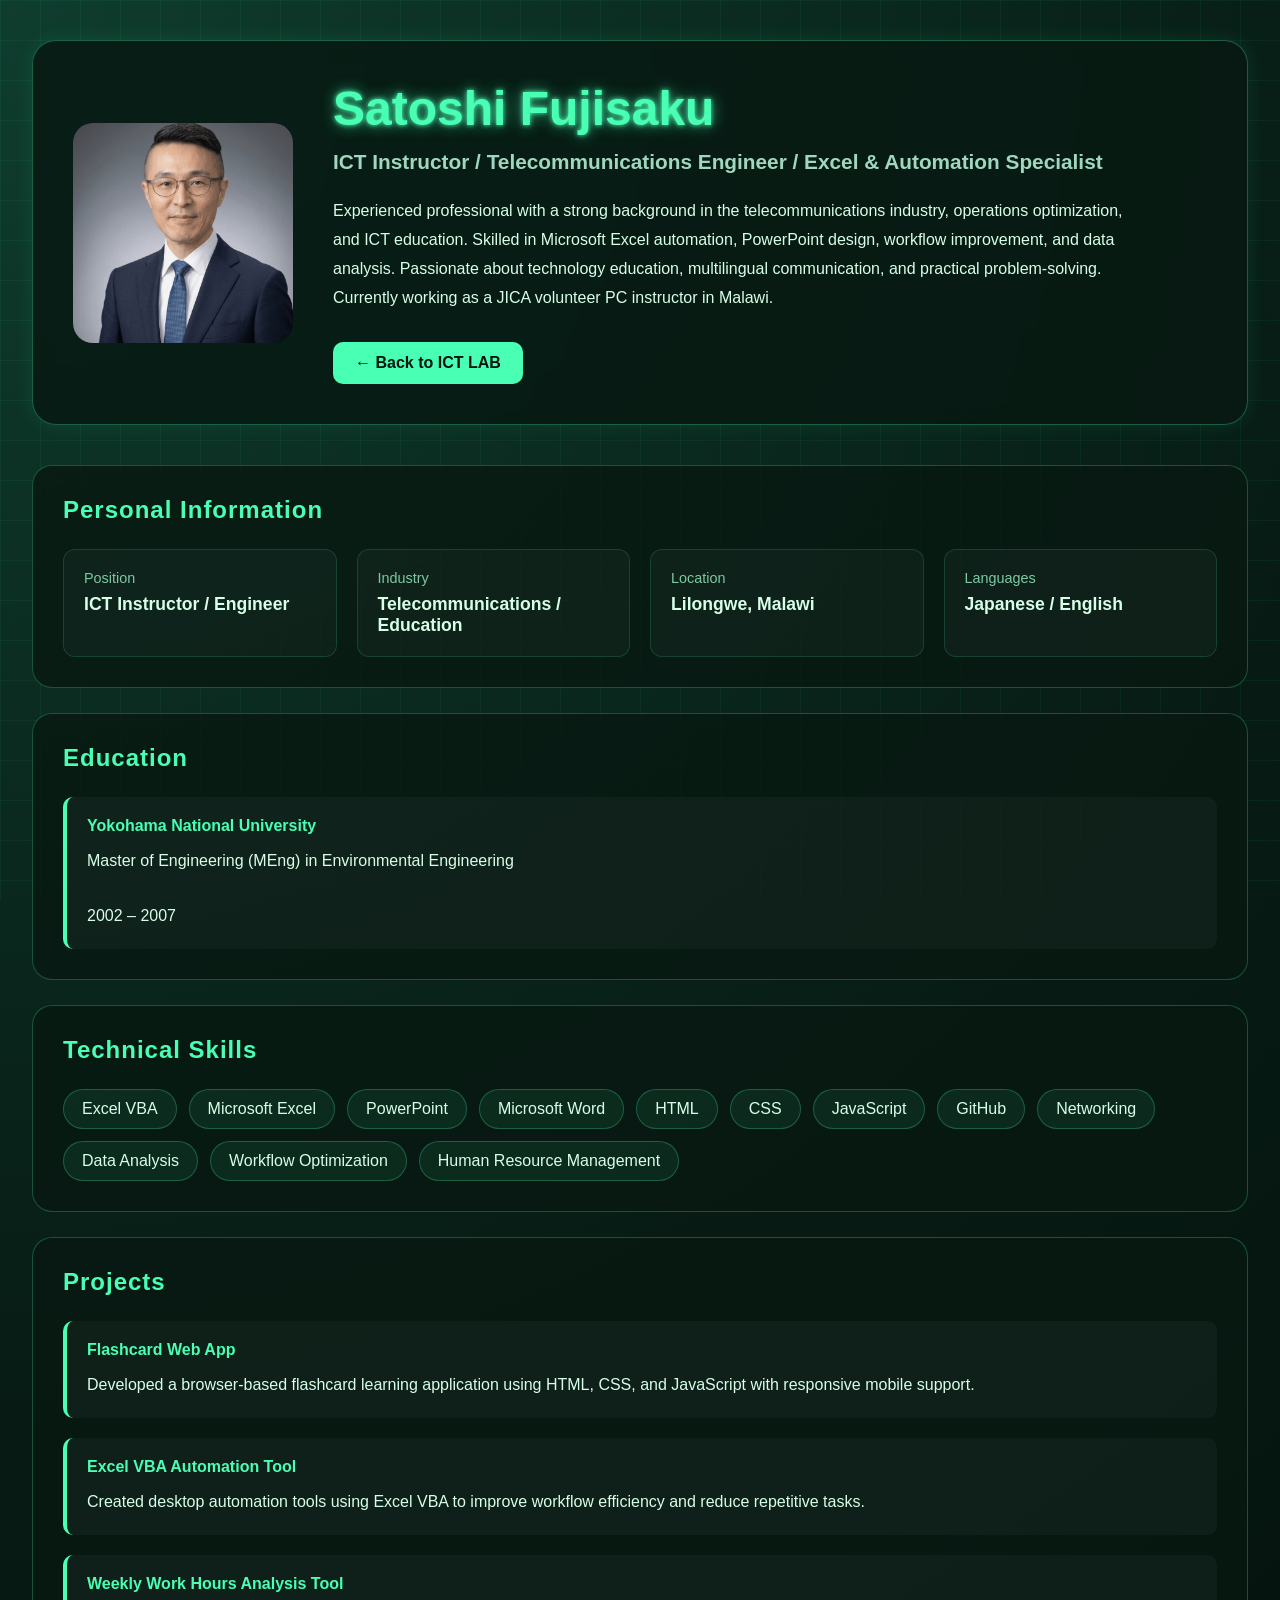
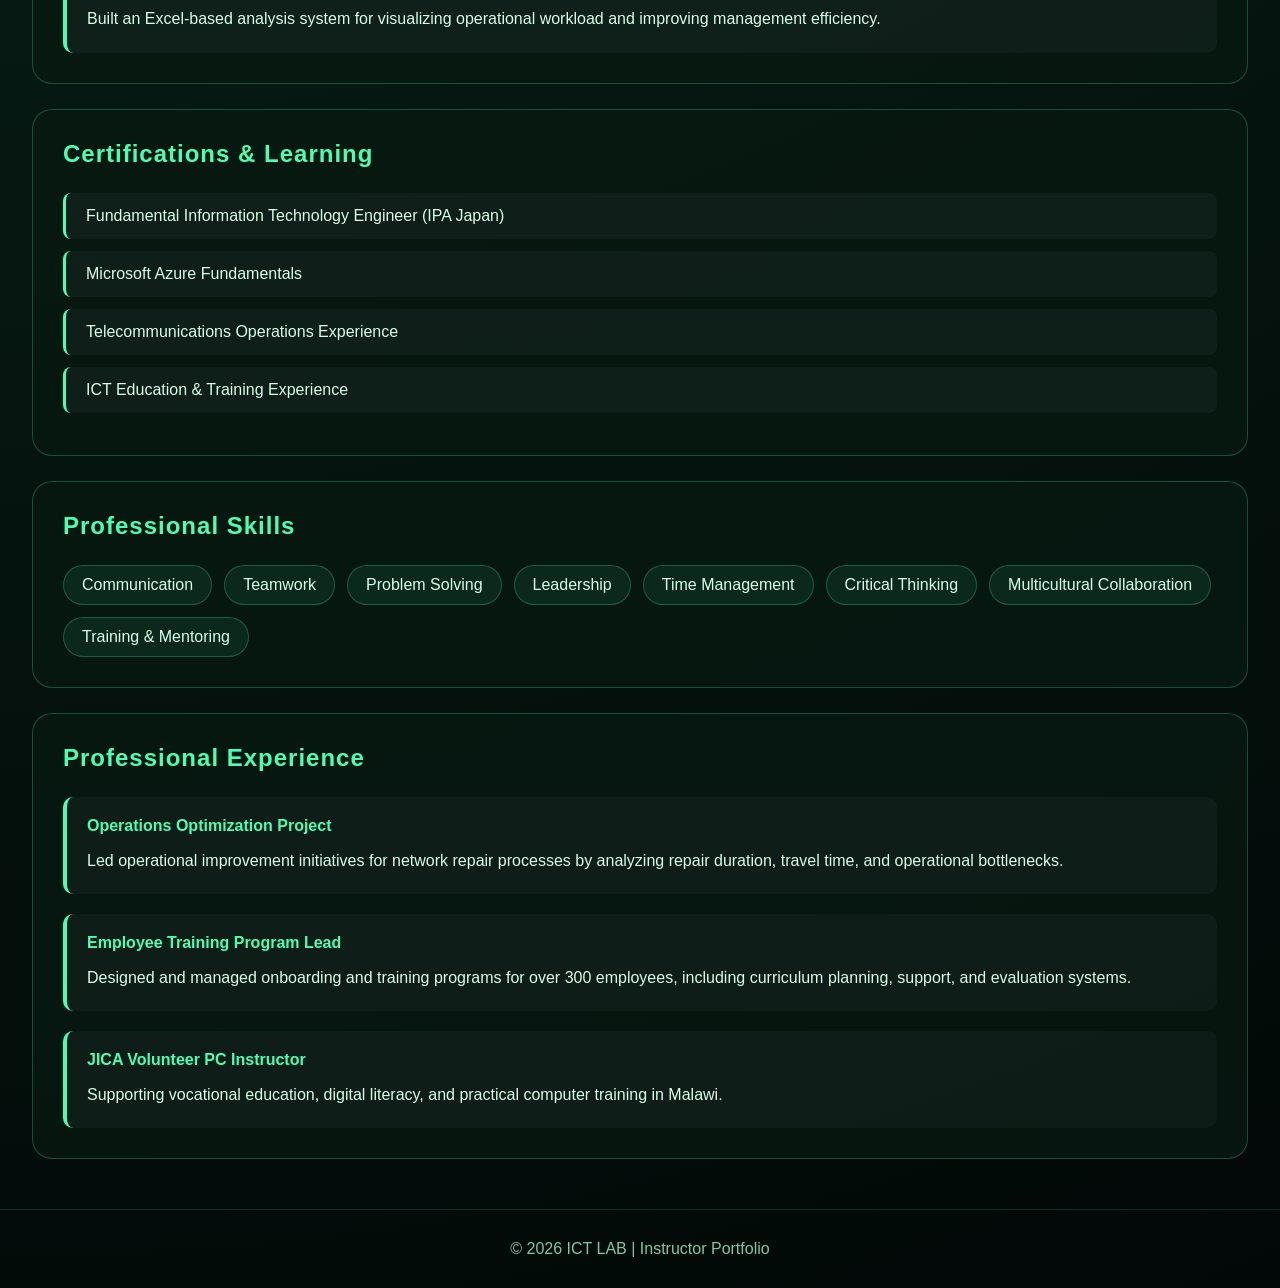
<file: Instructor_02/Instructor_02.html>
<!-- website/Instructor_02/Instructor_02.html -->

<!DOCTYPE html>
<html lang="en">

<head>

    <meta charset="UTF-8">

    <meta name="viewport"
          content="width=device-width, initial-scale=1.0">

    <title>
        Satoshi Fujisaku Portfolio
    </title>

    <link rel="stylesheet"
          href="Instructor_02.css">

</head>


<body>

    <!-- Background Grid -->

    <div class="grid-background"></div>

    <!-- Header -->

    <header class="hero">

        <div class="hero-left">

            <div class="profile-image">

                <img src="../image/instructor_02.jpg"
                     alt="Satoshi Fujisaku">

            </div>

        </div>

        <div class="hero-right">

            <h1>
                Satoshi Fujisaku
            </h1>

            <h2>
                ICT Instructor /
                Telecommunications Engineer /
                Excel & Automation Specialist
            </h2>

            <p class="hero-description">

                Experienced professional with a strong
                background in the telecommunications
                industry, operations optimization,
                and ICT education.

                Skilled in Microsoft Excel automation,
                PowerPoint design, workflow improvement,
                and data analysis.

                Passionate about technology education,
                multilingual communication,
                and practical problem-solving.

                Currently working as a JICA volunteer
                PC instructor in Malawi.

            </p>

            <div class="hero-buttons">

                <a href="../index.html"
                   class="button">

                    ← Back to ICT LAB

                </a>

            </div>

        </div>

    </header>

    <!-- Main Content -->

    <main class="container">

        <!-- Personal Information -->

        <section class="card">

            <h3>
                Personal Information
            </h3>

            <div class="info-grid">

                <div class="info-item">

                    <span class="label">
                        Position
                    </span>

                    <span class="value">
                        ICT Instructor / Engineer
                    </span>

                </div>

                <div class="info-item">

                    <span class="label">
                        Industry
                    </span>

                    <span class="value">
                        Telecommunications / Education
                    </span>

                </div>

                <div class="info-item">

                    <span class="label">
                        Location
                    </span>

                    <span class="value">
                        Lilongwe, Malawi
                    </span>

                </div>

                <div class="info-item">

                    <span class="label">
                        Languages
                    </span>

                    <span class="value">
                        Japanese / English
                    </span>

                </div>

            </div>

        </section>

        <!-- Education -->

        <section class="card">

            <h3>
                Education
            </h3>

            <div class="project-list">

                <div class="project-item">

                    <h4>
                        Yokohama National University
                    </h4>

                    <p>

                        Master of Engineering (MEng)
                        in Environmental Engineering

                        <br><br>

                        2002 – 2007

                    </p>

                </div>

            </div>

        </section>

        <!-- Technical Skills -->

        <section class="card">

            <h3>
                Technical Skills
            </h3>

            <div class="skills-container">

                <div class="skill-tag">
                    Excel VBA
                </div>

                <div class="skill-tag">
                    Microsoft Excel
                </div>

                <div class="skill-tag">
                    PowerPoint
                </div>

                <div class="skill-tag">
                    Microsoft Word
                </div>

                <div class="skill-tag">
                    HTML
                </div>

                <div class="skill-tag">
                    CSS
                </div>

                <div class="skill-tag">
                    JavaScript
                </div>

                <div class="skill-tag">
                    GitHub
                </div>

                <div class="skill-tag">
                    Networking
                </div>

                <div class="skill-tag">
                    Data Analysis
                </div>

                <div class="skill-tag">
                    Workflow Optimization
                </div>

                <div class="skill-tag">
                    Human Resource Management
                </div>

            </div>

        </section>

        <!-- Projects -->

        <section class="card">

            <h3>
                Projects
            </h3>

            <div class="project-list">

                <div class="project-item">

                    <h4>
                        Flashcard Web App
                    </h4>

                    <p>

                        Developed a browser-based
                        flashcard learning application
                        using HTML, CSS, and JavaScript
                        with responsive mobile support.

                    </p>

                </div>

                <div class="project-item">

                    <h4>
                        Excel VBA Automation Tool
                    </h4>

                    <p>

                        Created desktop automation tools
                        using Excel VBA to improve
                        workflow efficiency and reduce
                        repetitive tasks.

                    </p>

                </div>

                <div class="project-item">

                    <h4>
                        Weekly Work Hours Analysis Tool
                    </h4>

                    <p>

                        Built an Excel-based analysis
                        system for visualizing operational
                        workload and improving management
                        efficiency.

                    </p>

                </div>

            </div>

        </section>

        <!-- Certifications -->

        <section class="card">

            <h3>
                Certifications & Learning
            </h3>

            <ul class="timeline">

                <li>
                    Fundamental Information Technology
                    Engineer (IPA Japan)
                </li>

                <li>
                    Microsoft Azure Fundamentals
                </li>

                <li>
                    Telecommunications Operations Experience
                </li>

                <li>
                    ICT Education & Training Experience
                </li>

            </ul>

        </section>

        <!-- Professional Skills -->

        <section class="card">

            <h3>
                Professional Skills
            </h3>

            <div class="skills-container">

                <div class="skill-tag">
                    Communication
                </div>

                <div class="skill-tag">
                    Teamwork
                </div>

                <div class="skill-tag">
                    Problem Solving
                </div>

                <div class="skill-tag">
                    Leadership
                </div>

                <div class="skill-tag">
                    Time Management
                </div>

                <div class="skill-tag">
                    Critical Thinking
                </div>

                <div class="skill-tag">
                    Multicultural Collaboration
                </div>

                <div class="skill-tag">
                    Training & Mentoring
                </div>

            </div>

        </section>

        <!-- Experience -->

        <section class="card">

            <h3>
                Professional Experience
            </h3>

            <div class="project-list">

                <div class="project-item">

                    <h4>
                        Operations Optimization Project
                    </h4>

                    <p>

                        Led operational improvement
                        initiatives for network repair
                        processes by analyzing repair
                        duration, travel time,
                        and operational bottlenecks.

                    </p>

                </div>

                <div class="project-item">

                    <h4>
                        Employee Training Program Lead
                    </h4>

                    <p>

                        Designed and managed onboarding
                        and training programs for
                        over 300 employees,
                        including curriculum planning,
                        support, and evaluation systems.

                    </p>

                </div>

                <div class="project-item">

                    <h4>
                        JICA Volunteer PC Instructor
                    </h4>

                    <p>

                        Supporting vocational education,
                        digital literacy,
                        and practical computer training
                        in Malawi.

                    </p>

                </div>

            </div>

        </section>

    </main>

    <!-- Footer -->

    <footer class="footer">

        <p>
            © 2026 ICT LAB |
            Instructor Portfolio
        </p>

    </footer>

</body>

</html>
</file>
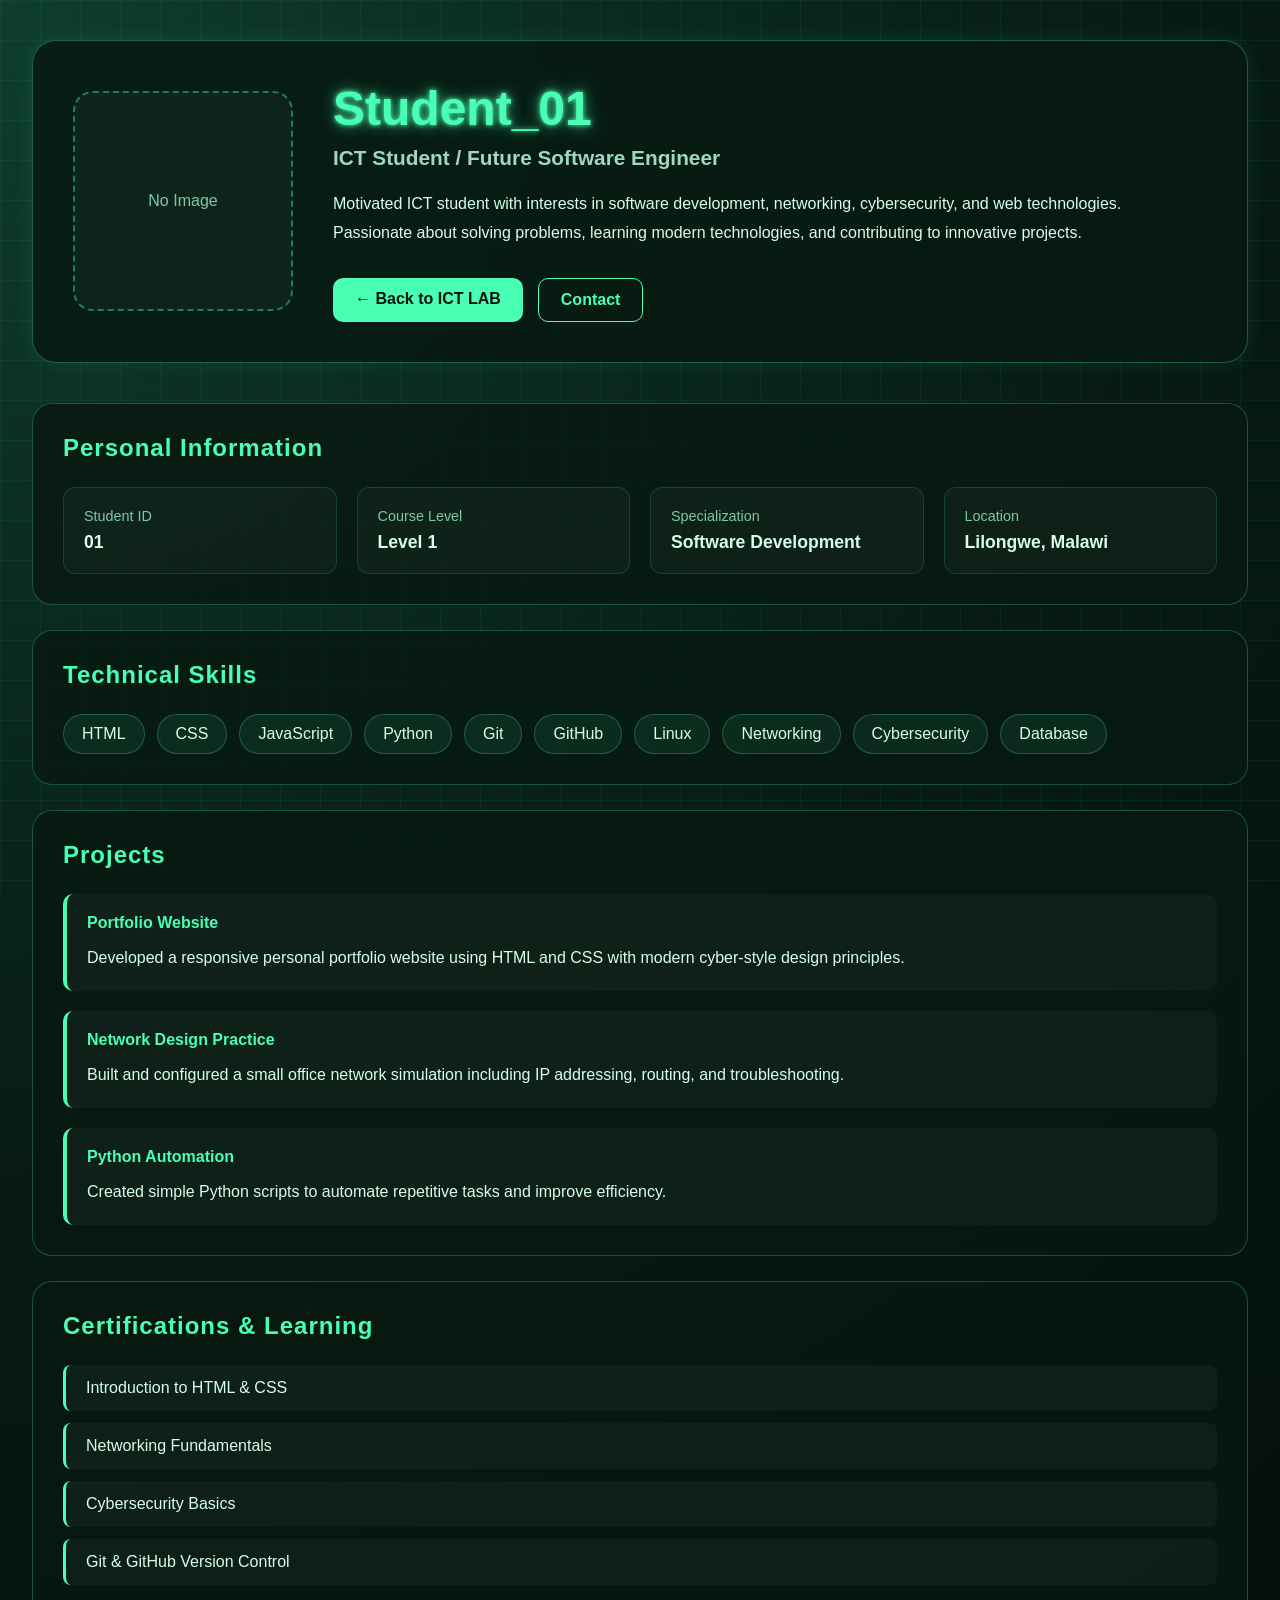
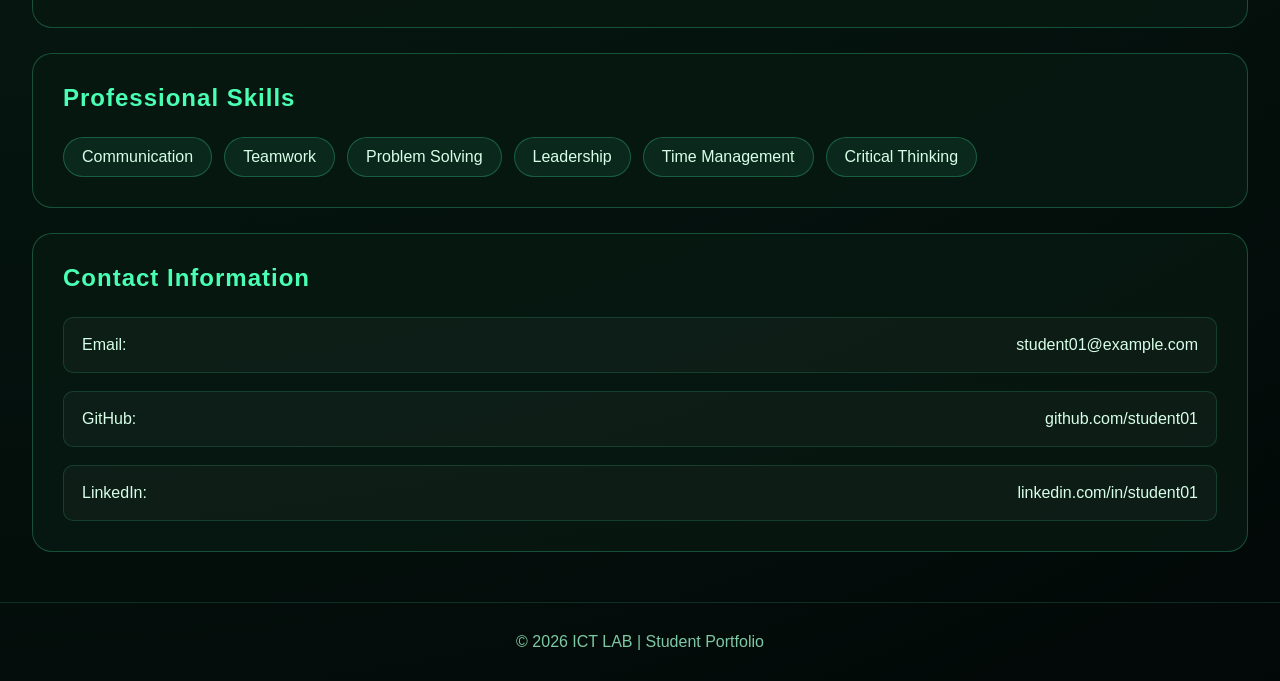
<file: Student_01/Student_01.html>
<!-- website/Student_01/Student_01.html -->

<!DOCTYPE html>
<html lang="en">

<head>
    <meta charset="UTF-8">

    <meta name="viewport"
          content="width=device-width, initial-scale=1.0">

    <title>Student_01 Portfolio</title>

    <link rel="stylesheet"
          href="Student_01.css">
</head>

<body>

    <!-- Background Grid -->
    <div class="grid-background"></div>

    <!-- Header -->

    <header class="hero">

        <div class="hero-left">

            <div class="profile-image">
                <span>No Image</span>
            </div>

        </div>

        <div class="hero-right">

            <h1>Student_01</h1>

            <h2>ICT Student / Future Software Engineer</h2>

            <p class="hero-description">
                Motivated ICT student with interests in
                software development, networking,
                cybersecurity, and web technologies.
                Passionate about solving problems,
                learning modern technologies,
                and contributing to innovative projects.
            </p>

            <div class="hero-buttons">

                <a href="../index.html" class="button">
                    ← Back to ICT LAB
                </a>

                <a href="#contact" class="button button-outline">
                    Contact
                </a>

            </div>

        </div>

    </header>

    <!-- Main Content -->

    <main class="container">

        <!-- Personal Information -->

        <section class="card">

            <h3>Personal Information</h3>

            <div class="info-grid">

                <div class="info-item">
                    <span class="label">Student ID</span>
                    <span class="value">01</span>
                </div>

                <div class="info-item">
                    <span class="label">Course Level</span>
                    <span class="value">Level 1</span>
                </div>

                <div class="info-item">
                    <span class="label">Specialization</span>
                    <span class="value">Software Development</span>
                </div>

                <div class="info-item">
                    <span class="label">Location</span>
                    <span class="value">Lilongwe, Malawi</span>
                </div>

            </div>

        </section>

        <!-- Skills -->

        <section class="card">

            <h3>Technical Skills</h3>

            <div class="skills-container">

                <div class="skill-tag">HTML</div>
                <div class="skill-tag">CSS</div>
                <div class="skill-tag">JavaScript</div>
                <div class="skill-tag">Python</div>
                <div class="skill-tag">Git</div>
                <div class="skill-tag">GitHub</div>
                <div class="skill-tag">Linux</div>
                <div class="skill-tag">Networking</div>
                <div class="skill-tag">Cybersecurity</div>
                <div class="skill-tag">Database</div>

            </div>

        </section>

        <!-- Projects -->

        <section class="card">

            <h3>Projects</h3>

            <div class="project-list">

                <div class="project-item">

                    <h4>Portfolio Website</h4>

                    <p>
                        Developed a responsive personal portfolio
                        website using HTML and CSS with
                        modern cyber-style design principles.
                    </p>

                </div>

                <div class="project-item">

                    <h4>Network Design Practice</h4>

                    <p>
                        Built and configured a small office network
                        simulation including IP addressing,
                        routing, and troubleshooting.
                    </p>

                </div>

                <div class="project-item">

                    <h4>Python Automation</h4>

                    <p>
                        Created simple Python scripts to automate
                        repetitive tasks and improve efficiency.
                    </p>

                </div>

            </div>

        </section>

        <!-- Certifications -->

        <section class="card">

            <h3>Certifications & Learning</h3>

            <ul class="timeline">

                <li>
                    Introduction to HTML & CSS
                </li>

                <li>
                    Networking Fundamentals
                </li>

                <li>
                    Cybersecurity Basics
                </li>

                <li>
                    Git & GitHub Version Control
                </li>

            </ul>

        </section>

        <!-- Soft Skills -->

        <section class="card">

            <h3>Professional Skills</h3>

            <div class="skills-container">

                <div class="skill-tag">Communication</div>
                <div class="skill-tag">Teamwork</div>
                <div class="skill-tag">Problem Solving</div>
                <div class="skill-tag">Leadership</div>
                <div class="skill-tag">Time Management</div>
                <div class="skill-tag">Critical Thinking</div>

            </div>

        </section>

        <!-- Contact -->

        <section class="card" id="contact">

            <h3>Contact Information</h3>

            <div class="contact-list">

                <div class="contact-item">
                    <span>Email:</span>
                    <span>student01@example.com</span>
                </div>

                <div class="contact-item">
                    <span>GitHub:</span>
                    <span>github.com/student01</span>
                </div>

                <div class="contact-item">
                    <span>LinkedIn:</span>
                    <span>linkedin.com/in/student01</span>
                </div>

            </div>

        </section>

    </main>

    <!-- Footer -->

    <footer class="footer">

        <p>
            © 2026 ICT LAB | Student Portfolio
        </p>

    </footer>

</body>

</html>
</file>
<file: Instructor_02/Instructor_02.css>
/* website/Instructor_02/Instructor_02.css */

*{
    margin:0;
    padding:0;
    box-sizing:border-box;
}

/* Body */

body{

    font-family: Arial, Helvetica, sans-serif;

    background:
        radial-gradient(
            circle at top left,
            #0f3d2e 0%,
            #071b14 45%,
            #020807 100%
        );

    color:#d7ffe8;

    min-height:100vh;

    position:relative;

    overflow-x:hidden;
}

/* Background Grid */

.grid-background{

    position:fixed;

    top:0;
    left:0;

    width:100%;
    height:100%;

    background-image:
        linear-gradient(
            rgba(73,255,179,0.05) 1px,
            transparent 1px
        ),
        linear-gradient(
            90deg,
            rgba(73,255,179,0.05) 1px,
            transparent 1px
        );

    background-size:40px 40px;

    z-index:-1;
}

/* Hero Section */

.hero{

    width:95%;

    max-width:1400px;

    margin:40px auto;

    display:flex;

    gap:40px;

    align-items:center;

    background:
        rgba(8,25,18,0.85);

    border:
        1px solid rgba(73,255,179,0.3);

    border-radius:24px;

    padding:40px;

    backdrop-filter:blur(10px);

    box-shadow:
        0 0 20px rgba(73,255,179,0.1);
}

/* Profile Image */

.profile-image{

    width:220px;
    height:220px;

    border-radius:20px;

    overflow:hidden;

    flex-shrink:0;

    background:
        rgba(255,255,255,0.03);
}

.profile-image img{

    width:100%;
    height:100%;

    object-fit:cover;

    display:block;
}

/* Hero Text */

.hero-right{
    flex:1;
}

.hero-right h1{

    font-size:3rem;

    color:#49ffb3;

    text-shadow:
        0 0 5px #49ffb3,
        0 0 15px rgba(73,255,179,0.7);

    margin-bottom:10px;
}

.hero-right h2{

    color:#9fd8be;

    font-size:1.3rem;

    margin-bottom:20px;

    line-height:1.5;
}

.hero-description{

    max-width:800px;

    line-height:1.8;

    color:#d7ffe8;

    margin-bottom:30px;
}

/* Buttons */

.hero-buttons{

    display:flex;

    gap:15px;

    flex-wrap:wrap;
}

.button{

    text-decoration:none;

    padding:12px 22px;

    border-radius:10px;

    background:#49ffb3;

    color:#02140d;

    font-weight:bold;

    transition:
        transform 0.2s ease,
        box-shadow 0.2s ease;
}

.button:hover{

    transform:translateY(-3px);

    box-shadow:
        0 0 15px rgba(73,255,179,0.5);
}

.button-outline{

    background:transparent;

    border:
        1px solid #49ffb3;

    color:#49ffb3;
}

/* Main Container */

.container{

    width:95%;

    max-width:1400px;

    margin:0 auto 50px auto;

    display:grid;

    gap:25px;
}

/* Card */

.card{

    background:
        rgba(8,25,18,0.82);

    border:
        1px solid rgba(73,255,179,0.25);

    border-radius:20px;

    padding:30px;

    transition:
        transform 0.25s ease,
        border-color 0.25s ease,
        box-shadow 0.25s ease;
}

.card:hover{

    transform:translateY(-5px);

    border-color:#49ffb3;

    box-shadow:
        0 0 18px rgba(73,255,179,0.18);
}

/* Section Title */

.card h3{

    color:#49ffb3;

    margin-bottom:25px;

    font-size:1.5rem;

    letter-spacing:1px;
}

/* Info Grid */

.info-grid{

    display:grid;

    grid-template-columns:
        repeat(auto-fit, minmax(220px, 1fr));

    gap:20px;
}

.info-item{

    background:
        rgba(255,255,255,0.03);

    border:
        1px solid rgba(73,255,179,0.15);

    border-radius:12px;

    padding:20px;
}

.label{

    display:block;

    color:#7ec9a5;

    margin-bottom:8px;

    font-size:0.9rem;
}

.value{

    font-size:1.1rem;

    font-weight:bold;
}

/* Skills */

.skills-container{

    display:flex;

    flex-wrap:wrap;

    gap:12px;
}

.skill-tag{

    padding:10px 18px;

    border-radius:999px;

    background:
        rgba(73,255,179,0.08);

    border:
        1px solid rgba(73,255,179,0.25);

    transition:
        transform 0.2s ease,
        background 0.2s ease;
}

.skill-tag:hover{

    transform:translateY(-3px);

    background:
        rgba(73,255,179,0.18);
}

/* Projects */

.project-list{

    display:grid;

    gap:20px;
}

.project-item{

    background:
        rgba(255,255,255,0.03);

    border-left:
        4px solid #49ffb3;

    padding:20px;

    border-radius:10px;
}

.project-item h4{

    margin-bottom:12px;

    color:#49ffb3;
}

.project-item p{

    line-height:1.7;
}

/* Timeline */

.timeline{

    list-style:none;
}

.timeline li{

    padding:14px 20px;

    margin-bottom:12px;

    border-left:
        3px solid #49ffb3;

    background:
        rgba(255,255,255,0.03);

    border-radius:8px;
}

/* Footer */

.footer{

    text-align:center;

    padding:30px 20px;

    color:#7ec9a5;

    border-top:
        1px solid rgba(73,255,179,0.15);
}

/* Responsive */

@media (max-width:900px){

    .hero{

        flex-direction:column;

        text-align:center;

        padding:30px 20px;
    }

    .hero-buttons{

        justify-content:center;
    }

    .profile-image{

        width:180px;
        height:180px;
    }
}

@media (max-width:600px){

    .hero{

        gap:25px;
    }

    .hero-right h1{

        font-size:2rem;

        line-height:1.2;
    }

    .hero-right h2{

        font-size:1rem;
    }

    .hero-description{

        font-size:0.95rem;

        line-height:1.7;
    }

    .profile-image{

        width:160px;
        height:160px;

        margin:0 auto;
    }

    .card{

        padding:20px;
    }

    .info-grid{

        grid-template-columns:1fr;
    }
}
</file>
<file: Student_01/Student_01.css>
/* website/Student_01/Student_01.css */

*{
    margin:0;
    padding:0;
    box-sizing:border-box;
}

/* Body */

body{

    font-family: Arial, Helvetica, sans-serif;

    background:
        radial-gradient(
            circle at top left,
            #0f3d2e 0%,
            #071b14 45%,
            #020807 100%
        );

    color:#d7ffe8;

    min-height:100vh;

    position:relative;

    overflow-x:hidden;
}

/* Background Grid */

.grid-background{

    position:fixed;

    top:0;
    left:0;

    width:100%;
    height:100%;

    background-image:
        linear-gradient(
            rgba(73,255,179,0.05) 1px,
            transparent 1px
        ),
        linear-gradient(
            90deg,
            rgba(73,255,179,0.05) 1px,
            transparent 1px
        );

    background-size:40px 40px;

    z-index:-1;
}

/* Hero Section */

.hero{

    width:95%;

    max-width:1400px;

    margin:40px auto;

    display:flex;

    gap:40px;

    align-items:center;

    background:
        rgba(8,25,18,0.85);

    border:
        1px solid rgba(73,255,179,0.3);

    border-radius:24px;

    padding:40px;

    backdrop-filter:blur(10px);

    box-shadow:
        0 0 20px rgba(73,255,179,0.1);
}

/* Profile Image */

.profile-image{

    width:220px;
    height:220px;

    border-radius:20px;

    border:
        2px dashed rgba(73,255,179,0.4);

    display:flex;

    justify-content:center;
    align-items:center;

    color:#7ec9a5;

    background:
        rgba(255,255,255,0.03);

    font-size:1rem;
}

/* Hero Text */

.hero-right{
    flex:1;
}

.hero-right h1{

    font-size:3rem;

    color:#49ffb3;

    text-shadow:
        0 0 5px #49ffb3,
        0 0 15px rgba(73,255,179,0.7);

    margin-bottom:10px;
}

.hero-right h2{

    color:#9fd8be;

    font-size:1.3rem;

    margin-bottom:20px;
}

.hero-description{

    max-width:800px;

    line-height:1.8;

    color:#d7ffe8;

    margin-bottom:30px;
}

/* Buttons */

.hero-buttons{

    display:flex;

    gap:15px;

    flex-wrap:wrap;
}

.button{

    text-decoration:none;

    padding:12px 22px;

    border-radius:10px;

    background:#49ffb3;

    color:#02140d;

    font-weight:bold;

    transition:
        transform 0.2s ease,
        box-shadow 0.2s ease;
}

.button:hover{

    transform:translateY(-3px);

    box-shadow:
        0 0 15px rgba(73,255,179,0.5);
}

.button-outline{

    background:transparent;

    border:
        1px solid #49ffb3;

    color:#49ffb3;
}

/* Main Container */

.container{

    width:95%;

    max-width:1400px;

    margin:0 auto 50px auto;

    display:grid;

    gap:25px;
}

/* Card */

.card{

    background:
        rgba(8,25,18,0.82);

    border:
        1px solid rgba(73,255,179,0.25);

    border-radius:20px;

    padding:30px;

    transition:
        transform 0.25s ease,
        border-color 0.25s ease,
        box-shadow 0.25s ease;
}

.card:hover{

    transform:translateY(-5px);

    border-color:#49ffb3;

    box-shadow:
        0 0 18px rgba(73,255,179,0.18);
}

/* Section Title */

.card h3{

    color:#49ffb3;

    margin-bottom:25px;

    font-size:1.5rem;

    letter-spacing:1px;
}

/* Info Grid */

.info-grid{

    display:grid;

    grid-template-columns:
        repeat(auto-fit, minmax(220px, 1fr));

    gap:20px;
}

.info-item{

    background:
        rgba(255,255,255,0.03);

    border:
        1px solid rgba(73,255,179,0.15);

    border-radius:12px;

    padding:20px;
}

.label{

    display:block;

    color:#7ec9a5;

    margin-bottom:8px;

    font-size:0.9rem;
}

.value{

    font-size:1.1rem;

    font-weight:bold;
}

/* Skills */

.skills-container{

    display:flex;

    flex-wrap:wrap;

    gap:12px;
}

.skill-tag{

    padding:10px 18px;

    border-radius:999px;

    background:
        rgba(73,255,179,0.08);

    border:
        1px solid rgba(73,255,179,0.25);

    transition:
        transform 0.2s ease,
        background 0.2s ease;
}

.skill-tag:hover{

    transform:translateY(-3px);

    background:
        rgba(73,255,179,0.18);
}

/* Projects */

.project-list{

    display:grid;

    gap:20px;
}

.project-item{

    background:
        rgba(255,255,255,0.03);

    border-left:
        4px solid #49ffb3;

    padding:20px;

    border-radius:10px;
}

.project-item h4{

    margin-bottom:12px;

    color:#49ffb3;
}

.project-item p{

    line-height:1.7;
}

/* Timeline */

.timeline{

    list-style:none;
}

.timeline li{

    padding:14px 20px;

    margin-bottom:12px;

    border-left:
        3px solid #49ffb3;

    background:
        rgba(255,255,255,0.03);

    border-radius:8px;
}

/* Contact */

.contact-list{

    display:grid;

    gap:18px;
}

.contact-item{

    display:flex;

    justify-content:space-between;

    flex-wrap:wrap;

    gap:10px;

    background:
        rgba(255,255,255,0.03);

    border:
        1px solid rgba(73,255,179,0.15);

    border-radius:10px;

    padding:18px;
}

/* Footer */

.footer{

    text-align:center;

    padding:30px 20px;

    color:#7ec9a5;

    border-top:
        1px solid rgba(73,255,179,0.15);
}

/* Responsive */

@media (max-width:900px){

    .hero{

        flex-direction:column;

        text-align:center;
    }

    .hero-buttons{

        justify-content:center;
    }
}

@media (max-width:600px){

    .hero{

        padding:25px;
    }

    .hero-right h1{

        font-size:2.2rem;
    }

    .hero-right h2{

        font-size:1rem;
    }

    .profile-image{

        width:180px;
        height:180px;
    }

    .card{

        padding:20px;
    }

    .contact-item{

        flex-direction:column;
    }
}
</file>
